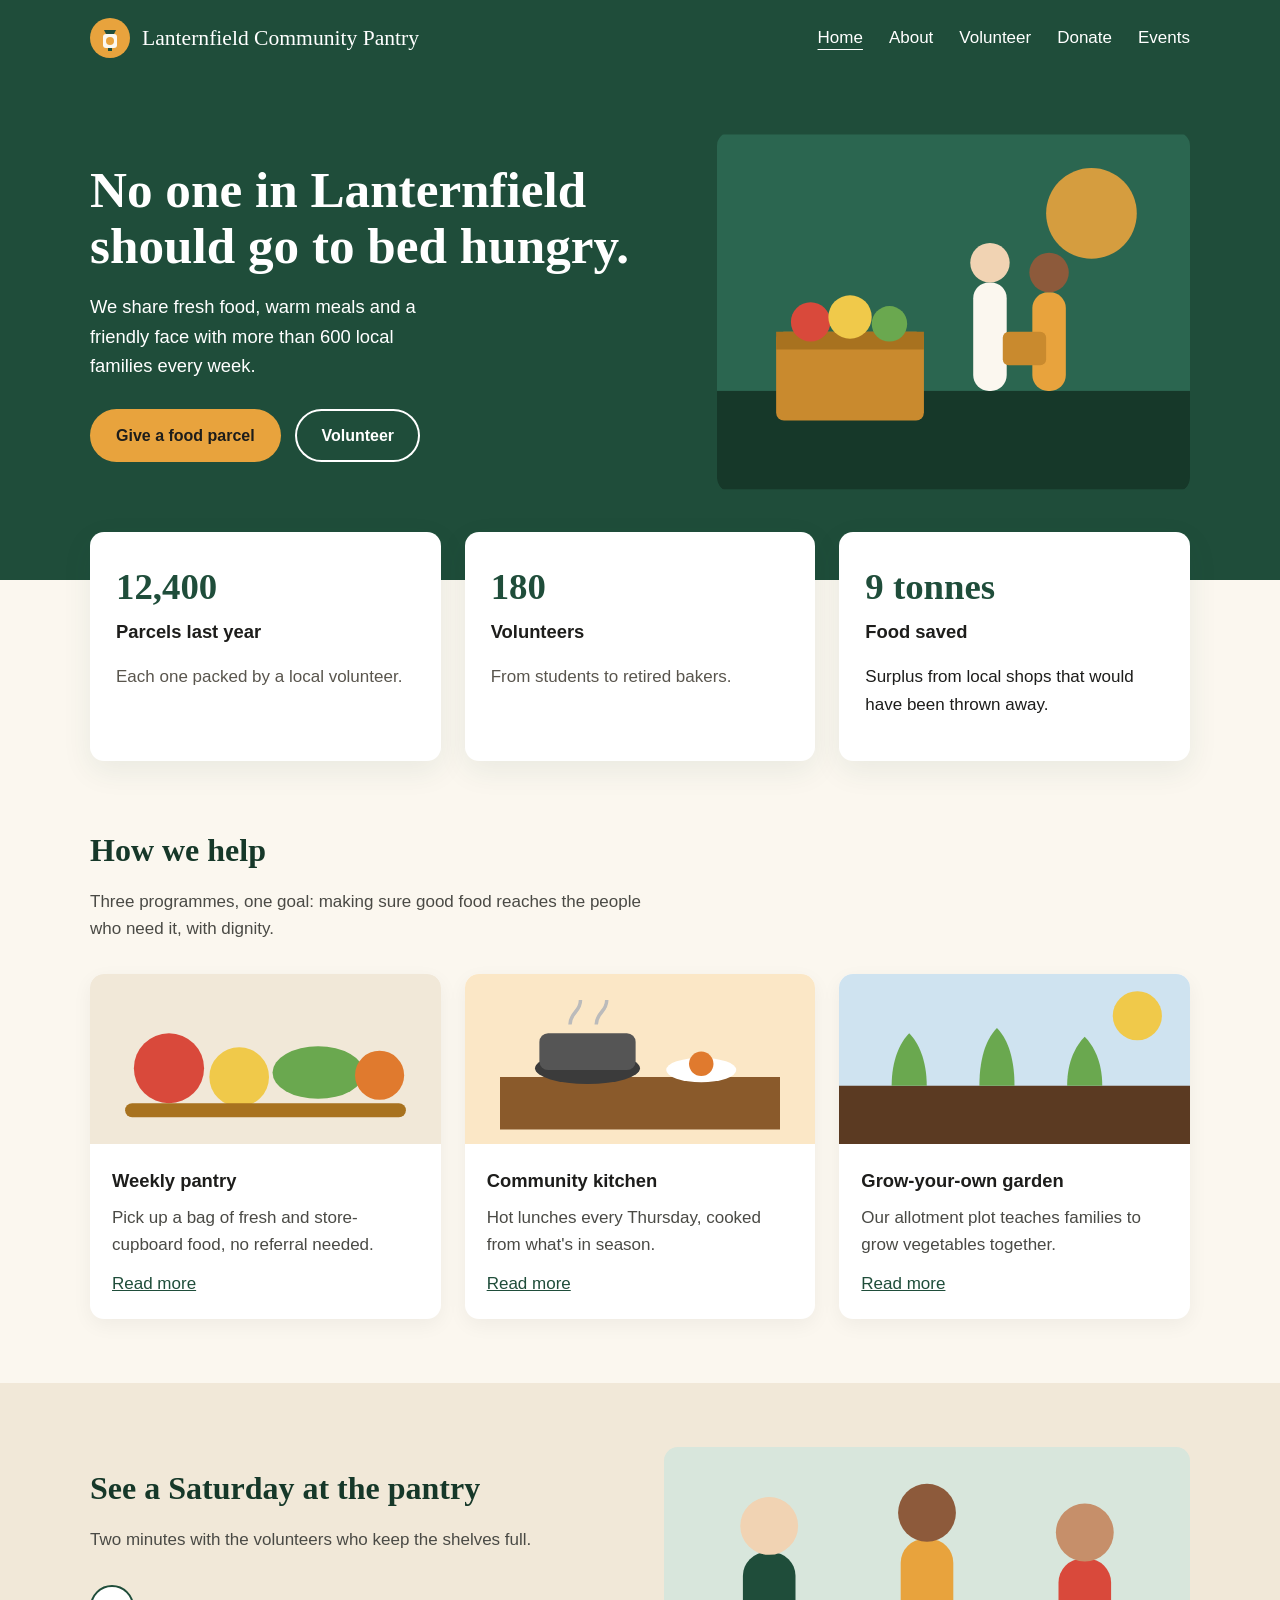
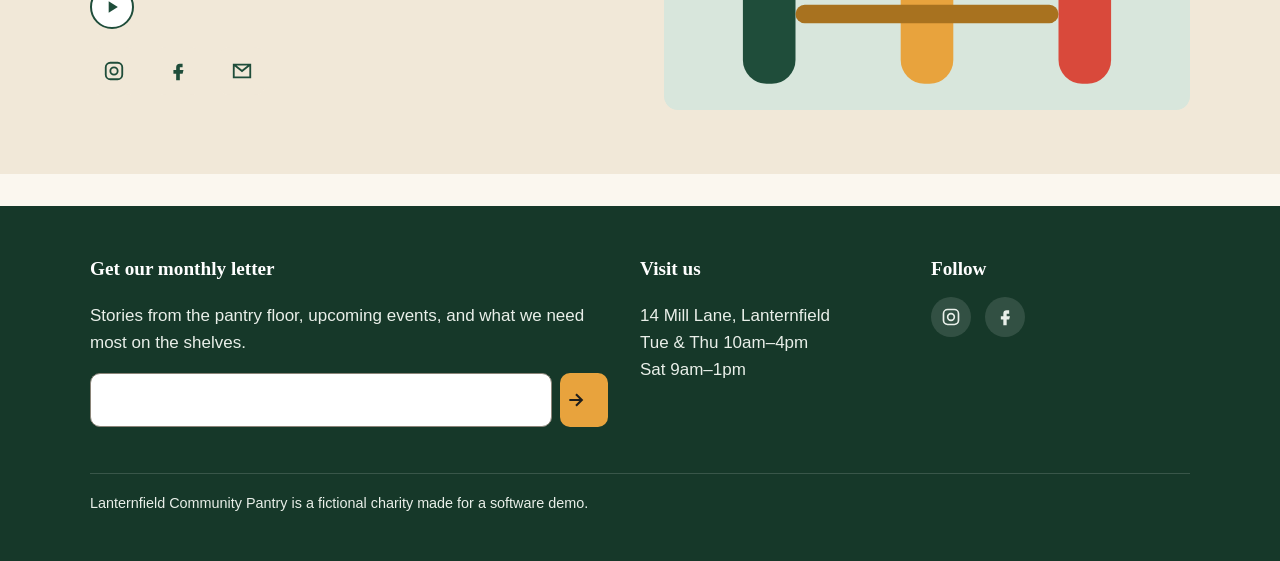
<file: index.html>
<!DOCTYPE html>
<html lang="en">
<head>
  <meta charset="utf-8">
  <meta name="viewport" content="width=device-width, initial-scale=1">
  <title>Lanternfield Community Pantry | Food for every neighbour</title>
  <link rel="stylesheet" href="css/styles.css">
</head>
<body>
  <header class="site-header">
    <div class="wrap">
      <a class="brand" href="index.html"><img src="img/logo.svg" alt=""> Lanternfield Community Pantry</a>
      <nav aria-label="Main">
        <ul class="nav">
          <li><a href="index.html" aria-current="page">Home</a></li>
          <li><a href="about.html">About</a></li>
          <li><a href="volunteer.html">Volunteer</a></li>
          <li><a href="donate.html">Donate</a></li>
          <li><a href="events.html">Events</a></li>
        </ul>
      </nav>
      <button class="menu-toggle" type="button" aria-label="Open menu">
        <svg width="24" height="24" viewBox="0 0 24 24" aria-hidden="true"><path d="M3 6h18M3 12h18M3 18h18" stroke="currentColor" stroke-width="2"/></svg>
      </button>
    </div>
  </header>
  <main>
    <section class="hero">
      <div class="wrap">
        <div>
          <h1>No one in Lanternfield should go to bed hungry.</h1>
          <p>We share fresh food, warm meals and a friendly face with more than 600 local families every week.</p>
          <a class="button" href="donate.html">Give a food parcel</a>
          <a class="button secondary" href="volunteer.html">Volunteer</a>
        </div>
        <img src="img/hero.svg" width="480" height="360" alt="Illustration of volunteers packing fresh food boxes">
      </div>
    </section>

    <div class="wrap">
      <div class="stats">
        <div class="stat"><strong>12,400</strong><h3>Parcels last year</h3><p class="muted">Each one packed by a local volunteer.</p></div>
        <div class="stat"><strong>180</strong><h3>Volunteers</h3><p class="muted">From students to retired bakers.</p></div>
        <div class="stat"><strong>9 tonnes</strong><h3>Food saved</h3><p>Surplus from local shops that would have been thrown away.</p></div>
      </div>
    </div>

    <section>
      <div class="wrap">
        <h2>How we help</h2>
        <p class="lead">Three programmes, one goal: making sure good food reaches the people who need it, with dignity.</p>
        <div class="cards">
          <article class="card">
            <img src="img/produce.svg" alt="Crates of apples, lemons and greens on a market table">
            <div class="card-body"><h3>Weekly pantry</h3><p>Pick up a bag of fresh and store-cupboard food, no referral needed.</p><a href="events.html">Read more</a></div>
          </article>
          <article class="card">
            <img src="img/kitchen.svg" alt="A pot simmering on a community kitchen stove">
            <div class="card-body"><h3>Community kitchen</h3><p>Hot lunches every Thursday, cooked from what's in season.</p><a href="events.html">Read more</a></div>
          </article>
          <article class="card">
            <img src="img/garden.svg" alt="Young plants growing in a raised garden bed">
            <div class="card-body"><h3>Grow-your-own garden</h3><p>Our allotment plot teaches families to grow vegetables together.</p><a href="about.html">Read more</a></div>
          </article>
        </div>
      </div>
    </section>

    <section style="background: var(--sand)">
      <div class="wrap split">
        <div>
          <h2>See a Saturday at the pantry</h2>
          <p class="lead">Two minutes with the volunteers who keep the shelves full.</p>
          <button class="icon-button" type="button"><svg width="20" height="20" viewBox="0 0 24 24" aria-hidden="true"><path d="M8 5v14l11-7z" fill="currentColor"/></svg></button>
          <div class="icon-row">
            <a href="#" aria-label="Instagram"><svg width="22" height="22" viewBox="0 0 24 24" aria-hidden="true"><rect x="3" y="3" width="18" height="18" rx="5" stroke="currentColor" stroke-width="2" fill="none"/><circle cx="12" cy="12" r="4" stroke="currentColor" stroke-width="2" fill="none"/></svg></a>
            <a href="#" aria-label="Facebook"><svg width="22" height="22" viewBox="0 0 24 24" aria-hidden="true"><path d="M14 8h3V4h-3a4 4 0 0 0-4 4v3H7v4h3v7h4v-7h3l1-4h-4V8z" fill="currentColor"/></svg></a>
            <a href="#" aria-label="Email us"><svg width="22" height="22" viewBox="0 0 24 24" aria-hidden="true"><path d="M3 5h18v14H3z M3 5l9 7 9-7" stroke="currentColor" stroke-width="2" fill="none"/></svg></a>
          </div>
        </div>
        <img src="img/volunteers.svg" alt="Three volunteers carrying a long table together">
      </div>
    </section>
  </main>
  <footer class="site-footer">
    <div class="wrap">
      <div>
        <h2>Get our monthly letter</h2>
        <p>Stories from the pantry floor, upcoming events, and what we need most on the shelves.</p>
        <form class="newsletter" action="#" method="post">
          <label class="visually-hidden" for="newsletter-email">Email address</label>
          <input id="newsletter-email" type="email" name="email" autocomplete="email">
          <button type="submit" aria-label="Subscribe">
            <svg width="20" height="20" viewBox="0 0 24 24" aria-hidden="true"><path d="M4 12h14M12 5l7 7-7 7" stroke="#1d1d1b" stroke-width="2.5" fill="none"/></svg>
          </button>
        </form>
      </div>
      <div>
        <h2>Visit us</h2>
        <p>14 Mill Lane, Lanternfield<br>Tue &amp; Thu 10am&ndash;4pm<br>Sat 9am&ndash;1pm</p>
      </div>
      <div>
        <h2>Follow</h2>
        <ul class="social">
          <li><a href="#" aria-label="Lanternfield Pantry on Instagram"><svg width="20" height="20" viewBox="0 0 24 24" aria-hidden="true"><rect x="3" y="3" width="18" height="18" rx="5" stroke="currentColor" stroke-width="2" fill="none"/><circle cx="12" cy="12" r="4" stroke="currentColor" stroke-width="2" fill="none"/></svg></a></li>
          <li><a href="#" aria-label="Lanternfield Pantry on Facebook"><svg width="20" height="20" viewBox="0 0 24 24" aria-hidden="true"><path d="M14 8h3V4h-3a4 4 0 0 0-4 4v3H7v4h3v7h4v-7h3l1-4h-4V8z" fill="currentColor"/></svg></a></li>
        </ul>
      </div>
      <p class="legal">Lanternfield Community Pantry is a fictional charity made for a software demo.</p>
    </div>
  </footer>
</body>
</html>
</file>
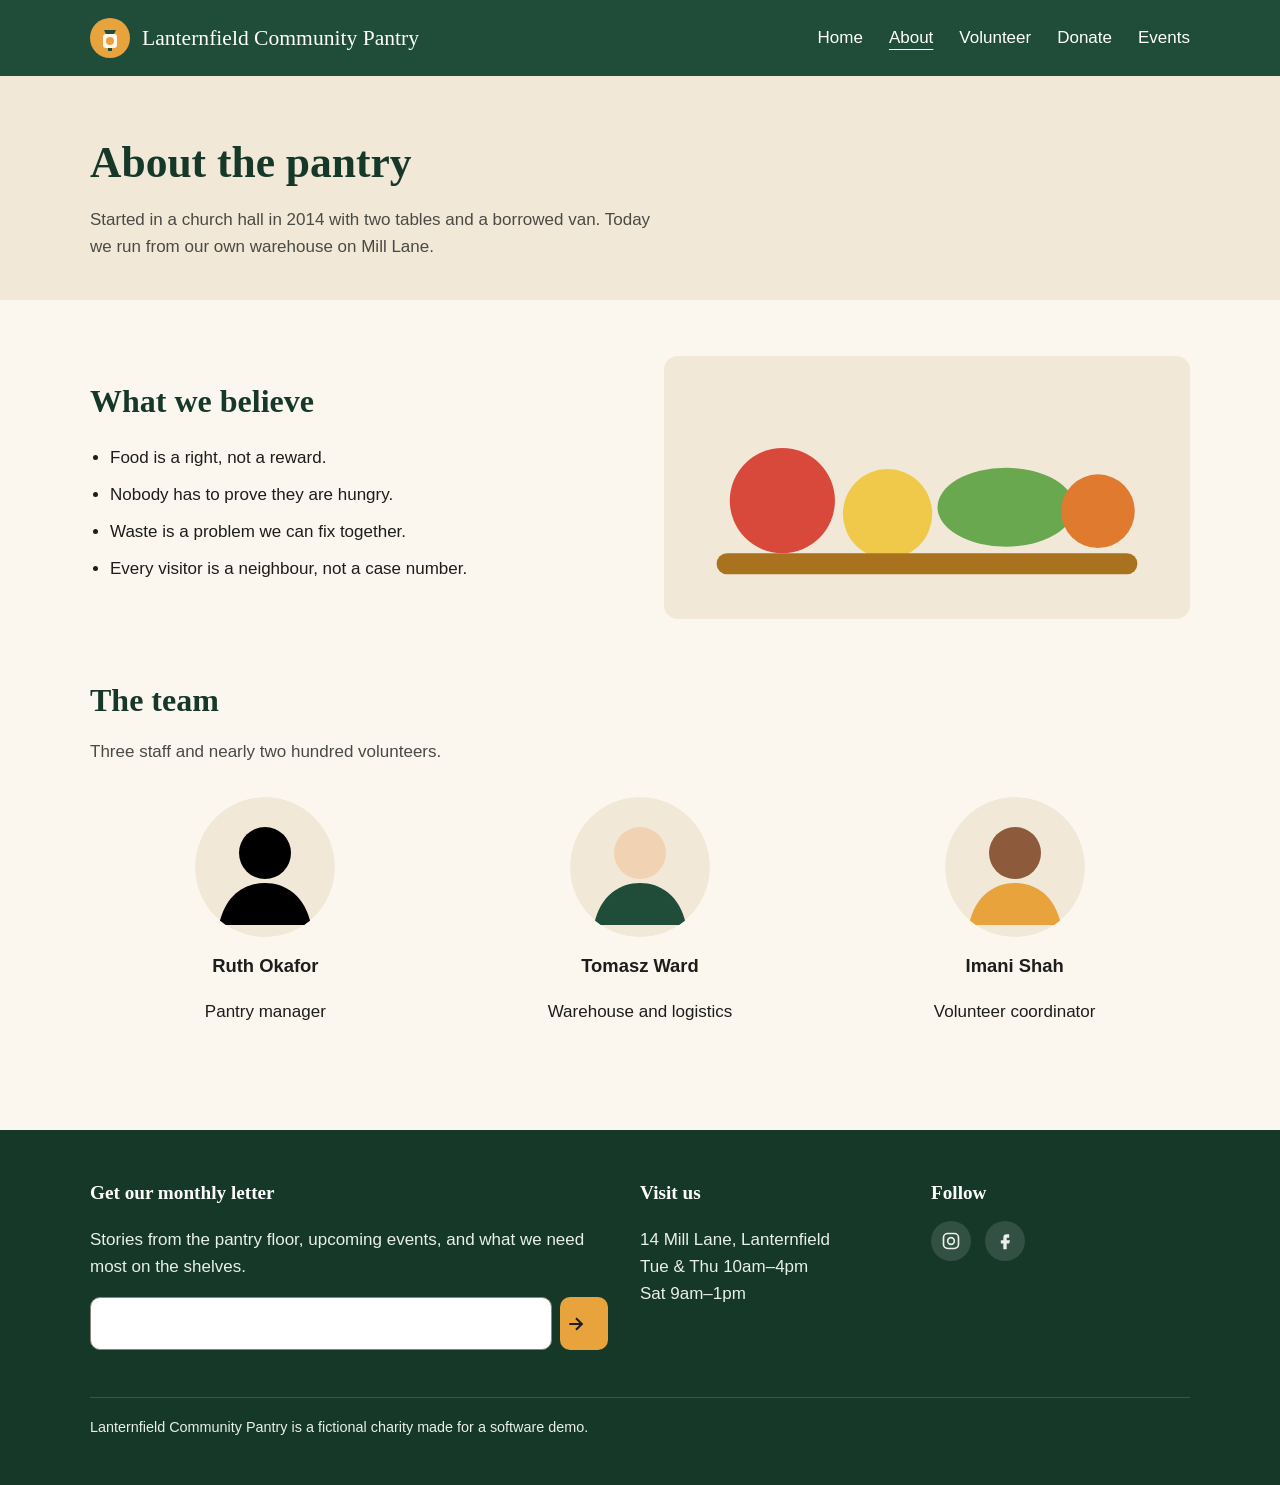
<file: about.html>
<!DOCTYPE html>
<html lang="en">
<head>
  <meta charset="utf-8">
  <meta name="viewport" content="width=device-width, initial-scale=1">
  <title>About us | Lanternfield Community Pantry</title>
  <link rel="stylesheet" href="css/styles.css">
</head>
<body>
  <header class="site-header">
    <div class="wrap">
      <a class="brand" href="index.html"><img src="img/logo.svg" alt=""> Lanternfield Community Pantry</a>
      <nav aria-label="Main">
        <ul class="nav">
          <li><a href="index.html">Home</a></li>
          <li><a href="about.html" aria-current="page">About</a></li>
          <li><a href="volunteer.html">Volunteer</a></li>
          <li><a href="donate.html">Donate</a></li>
          <li><a href="events.html">Events</a></li>
        </ul>
      </nav>
      <button class="menu-toggle" type="button" aria-label="Open menu">
        <svg width="24" height="24" viewBox="0 0 24 24" aria-hidden="true"><path d="M3 6h18M3 12h18M3 18h18" stroke="currentColor" stroke-width="2"/></svg>
      </button>
    </div>
  </header>
  <div class="page-hero">
    <div class="wrap">
      <h1>About the pantry</h1>
      <p>Started in a church hall in 2014 with two tables and a borrowed van. Today we run from our own warehouse on Mill Lane.</p>
    </div>
  </div>

  <div class="wrap" style="padding: 56px 0">
    <div class="split">
      <div>
        <h2>What we believe</h2>
        <ul class="values">
          <li>Food is a right, not a reward.</li>
          <li>Nobody has to prove they are hungry.</li>
          <li>Waste is a problem we can fix together.</li>
          <li>Every visitor is a neighbour, not a case number.</li>
        </ul>
      </div>
      <img src="img/produce.svg" alt="Fresh fruit and vegetables lined up on a table">
    </div>

    <h2 style="margin-top: 56px">The team</h2>
    <p class="lead">Three staff and nearly two hundred volunteers.</p>
    <div class="team">
      <div class="team-member"><img src="img/team-1.svg" alt="Portrait of Ruth Okafor"><h3>Ruth Okafor</h3><p>Pantry manager</p></div>
      <div class="team-member"><img src="img/team-2.svg" alt="Portrait of Tomasz Ward"><h3>Tomasz Ward</h3><p>Warehouse and logistics</p></div>
      <div class="team-member"><img src="img/team-3.svg" alt="Portrait of Imani Shah"><h3>Imani Shah</h3><p>Volunteer coordinator</p></div>
    </div>
  </div>
  <footer class="site-footer">
    <div class="wrap">
      <div>
        <h2>Get our monthly letter</h2>
        <p>Stories from the pantry floor, upcoming events, and what we need most on the shelves.</p>
        <form class="newsletter" action="#" method="post">
          <label class="visually-hidden" for="newsletter-email">Email address</label>
          <input id="newsletter-email" type="email" name="email" autocomplete="email">
          <button type="submit" aria-label="Subscribe">
            <svg width="20" height="20" viewBox="0 0 24 24" aria-hidden="true"><path d="M4 12h14M12 5l7 7-7 7" stroke="#1d1d1b" stroke-width="2.5" fill="none"/></svg>
          </button>
        </form>
      </div>
      <div>
        <h2>Visit us</h2>
        <p>14 Mill Lane, Lanternfield<br>Tue &amp; Thu 10am&ndash;4pm<br>Sat 9am&ndash;1pm</p>
      </div>
      <div>
        <h2>Follow</h2>
        <ul class="social">
          <li><a href="#" aria-label="Lanternfield Pantry on Instagram"><svg width="20" height="20" viewBox="0 0 24 24" aria-hidden="true"><rect x="3" y="3" width="18" height="18" rx="5" stroke="currentColor" stroke-width="2" fill="none"/><circle cx="12" cy="12" r="4" stroke="currentColor" stroke-width="2" fill="none"/></svg></a></li>
          <li><a href="#" aria-label="Lanternfield Pantry on Facebook"><svg width="20" height="20" viewBox="0 0 24 24" aria-hidden="true"><path d="M14 8h3V4h-3a4 4 0 0 0-4 4v3H7v4h3v7h4v-7h3l1-4h-4V8z" fill="currentColor"/></svg></a></li>
        </ul>
      </div>
      <p class="legal">Lanternfield Community Pantry is a fictional charity made for a software demo.</p>
    </div>
  </footer>
</body>
</html>
</file>
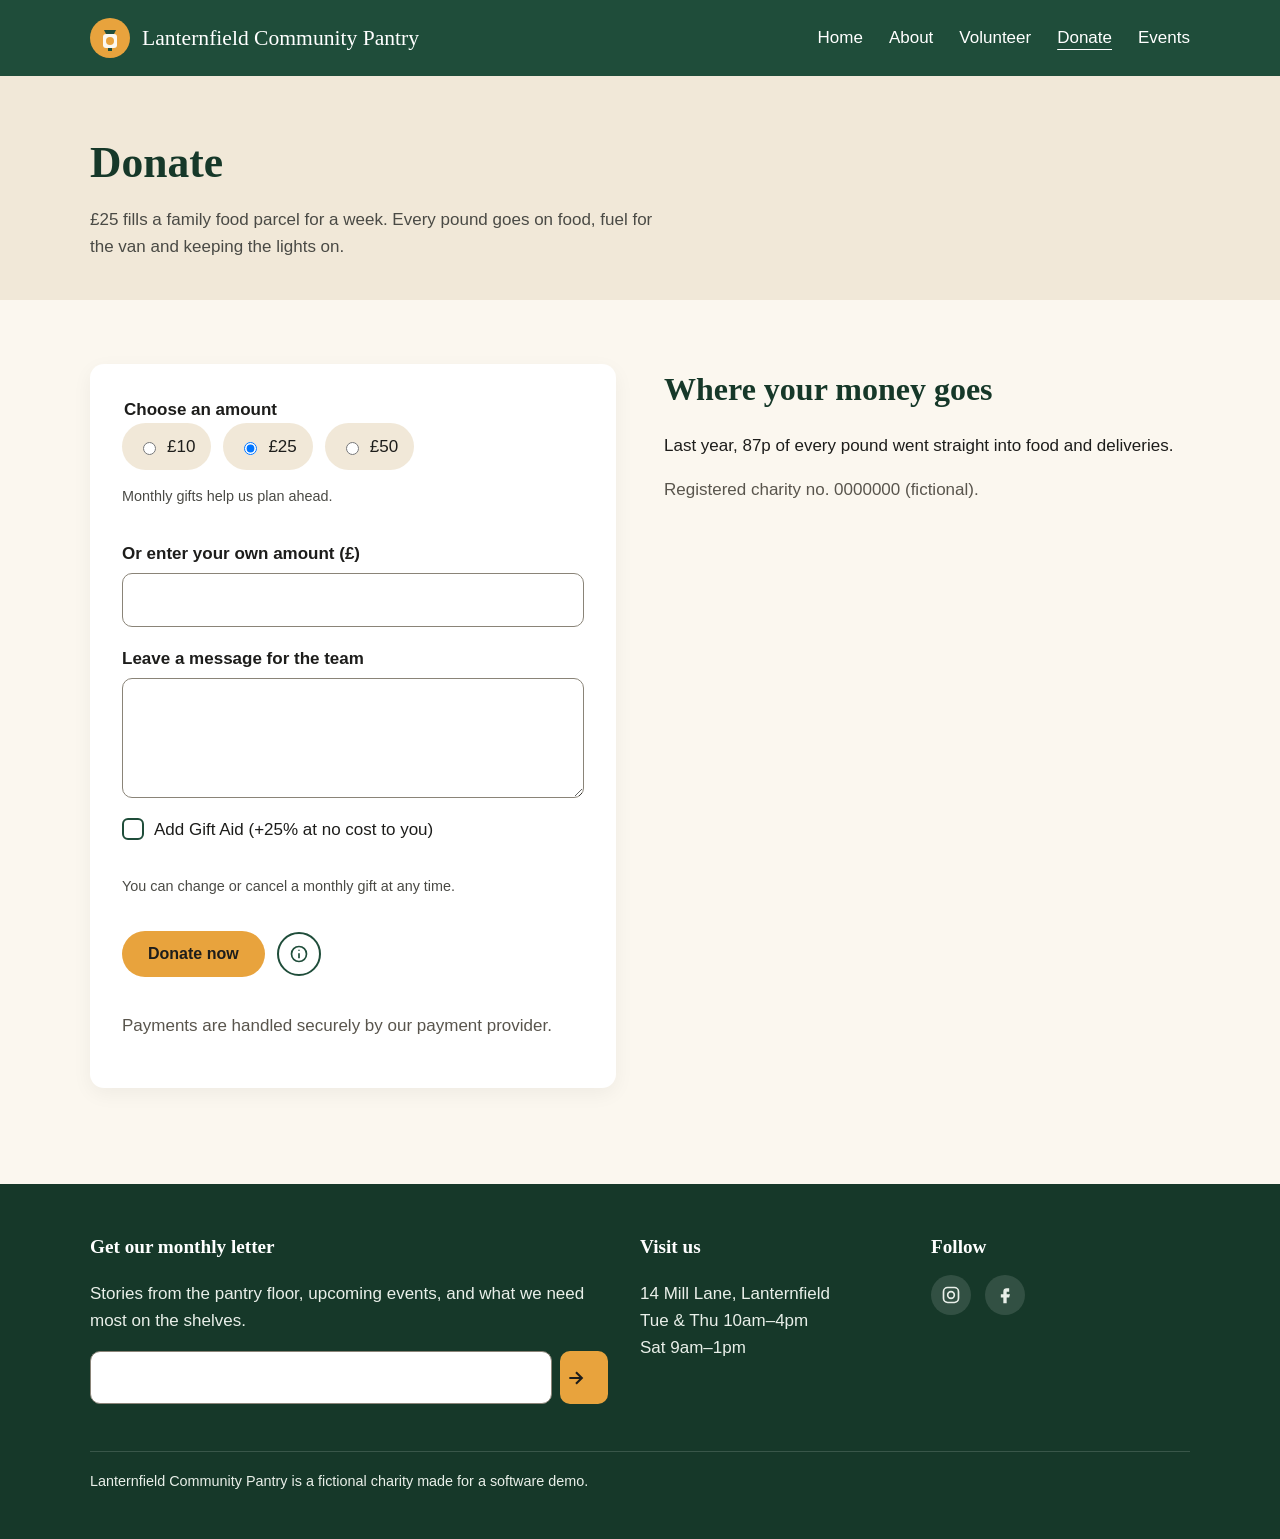
<file: donate.html>
<!DOCTYPE html>
<html lang="en">
<head>
  <meta charset="utf-8">
  <meta name="viewport" content="width=device-width, initial-scale=1">
  <title>Donate | Lanternfield Community Pantry</title>
  <link rel="stylesheet" href="css/styles.css">
</head>
<body>
  <header class="site-header">
    <div class="wrap">
      <a class="brand" href="index.html"><img src="img/logo.svg" alt=""> Lanternfield Community Pantry</a>
      <nav aria-label="Main">
        <ul class="nav">
          <li><a href="index.html">Home</a></li>
          <li><a href="about.html">About</a></li>
          <li><a href="volunteer.html">Volunteer</a></li>
          <li><a href="donate.html" aria-current="page">Donate</a></li>
          <li><a href="events.html">Events</a></li>
        </ul>
      </nav>
      <button class="menu-toggle" type="button" aria-label="Open menu">
        <svg width="24" height="24" viewBox="0 0 24 24" aria-hidden="true"><path d="M3 6h18M3 12h18M3 18h18" stroke="currentColor" stroke-width="2"/></svg>
      </button>
    </div>
  </header>
  <main>
    <div class="page-hero">
      <div class="wrap">
        <h1>Donate</h1>
        <p>£25 fills a family food parcel for a week. Every pound goes on food, fuel for the van and keeping the lights on.</p>
      </div>
    </div>
    <section>
      <div class="wrap split" style="align-items: start">
        <form class="form" action="#" method="post">
          <fieldset style="border: 0; padding: 0; margin: 0">
            <legend class="field-label">Choose an amount</legend>
            <div class="amounts">
              <label><input type="radio" name="amount" value="10" aria-describedby="gift-hint"> £10</label>
              <label><input type="radio" name="amount" value="25" checked aria-describedby="gift-hint"> £25</label>
              <label><input type="radio" name="amount" value="50" aria-describedby="gift-hint"> £50</label>
            </div>
            <p class="hint" id="gift-hint">Monthly gifts help us plan ahead.</p>
          </fieldset>
          <div class="field"><label class="field-label" for="custom-amount">Or enter your own amount (£)</label><input type="number" id="custom-amount" name="custom" min="1"></div>
          <div class="field"><label class="field-label" for="message-input">Leave a message for the team</label><textarea id="message-input" name="message"></textarea></div>
          <div class="toggle" role="checkbox" aria-checked="false" tabindex="0"><span class="toggle-box" aria-hidden="true"></span><span>Add Gift Aid (+25% at no cost to you)</span></div>
          <p class="hint" id="gift-hint">You can change or cancel a monthly gift at any time.</p>
          <div style="display: flex; gap: 12px; align-items: center">
            <button class="button" type="submit">Donate now</button>
            <button class="icon-button" type="button" aria-label="More information"><svg width="20" height="20" viewBox="0 0 24 24" aria-hidden="true"><circle cx="12" cy="12" r="9" stroke="currentColor" stroke-width="2" fill="none"/><path d="M12 11v6M12 7v1" stroke="currentColor" stroke-width="2"/></svg></button>
          </div>
          <p class="muted">Payments are handled securely by our payment provider.</p>
        </form>
        <div>
          <h2>Where your money goes</h2>
          <p>Last year, 87p of every pound went straight into food and deliveries.</p>
          <p class="muted">Registered charity no. 0000000 (fictional).</p>
        </div>
      </div>
    </section>
  </main>
  <footer class="site-footer">
    <div class="wrap">
      <div>
        <h2>Get our monthly letter</h2>
        <p>Stories from the pantry floor, upcoming events, and what we need most on the shelves.</p>
        <form class="newsletter" action="#" method="post">
          <label class="visually-hidden" for="newsletter-email">Email address</label>
          <input id="newsletter-email" type="email" name="email" autocomplete="email">
          <button type="submit" aria-label="Subscribe">
            <svg width="20" height="20" viewBox="0 0 24 24" aria-hidden="true"><path d="M4 12h14M12 5l7 7-7 7" stroke="#1d1d1b" stroke-width="2.5" fill="none"/></svg>
          </button>
        </form>
      </div>
      <div>
        <h2>Visit us</h2>
        <p>14 Mill Lane, Lanternfield<br>Tue &amp; Thu 10am&ndash;4pm<br>Sat 9am&ndash;1pm</p>
      </div>
      <div>
        <h2>Follow</h2>
        <ul class="social">
          <li><a href="#" aria-label="Lanternfield Pantry on Instagram"><svg width="20" height="20" viewBox="0 0 24 24" aria-hidden="true"><rect x="3" y="3" width="18" height="18" rx="5" stroke="currentColor" stroke-width="2" fill="none"/><circle cx="12" cy="12" r="4" stroke="currentColor" stroke-width="2" fill="none"/></svg></a></li>
          <li><a href="#" aria-label="Lanternfield Pantry on Facebook"><svg width="20" height="20" viewBox="0 0 24 24" aria-hidden="true"><path d="M14 8h3V4h-3a4 4 0 0 0-4 4v3H7v4h3v7h4v-7h3l1-4h-4V8z" fill="currentColor"/></svg></a></li>
        </ul>
      </div>
      <p class="legal">Lanternfield Community Pantry is a fictional charity made for a software demo.</p>
    </div>
  </footer>
</body>
</html>
</file>
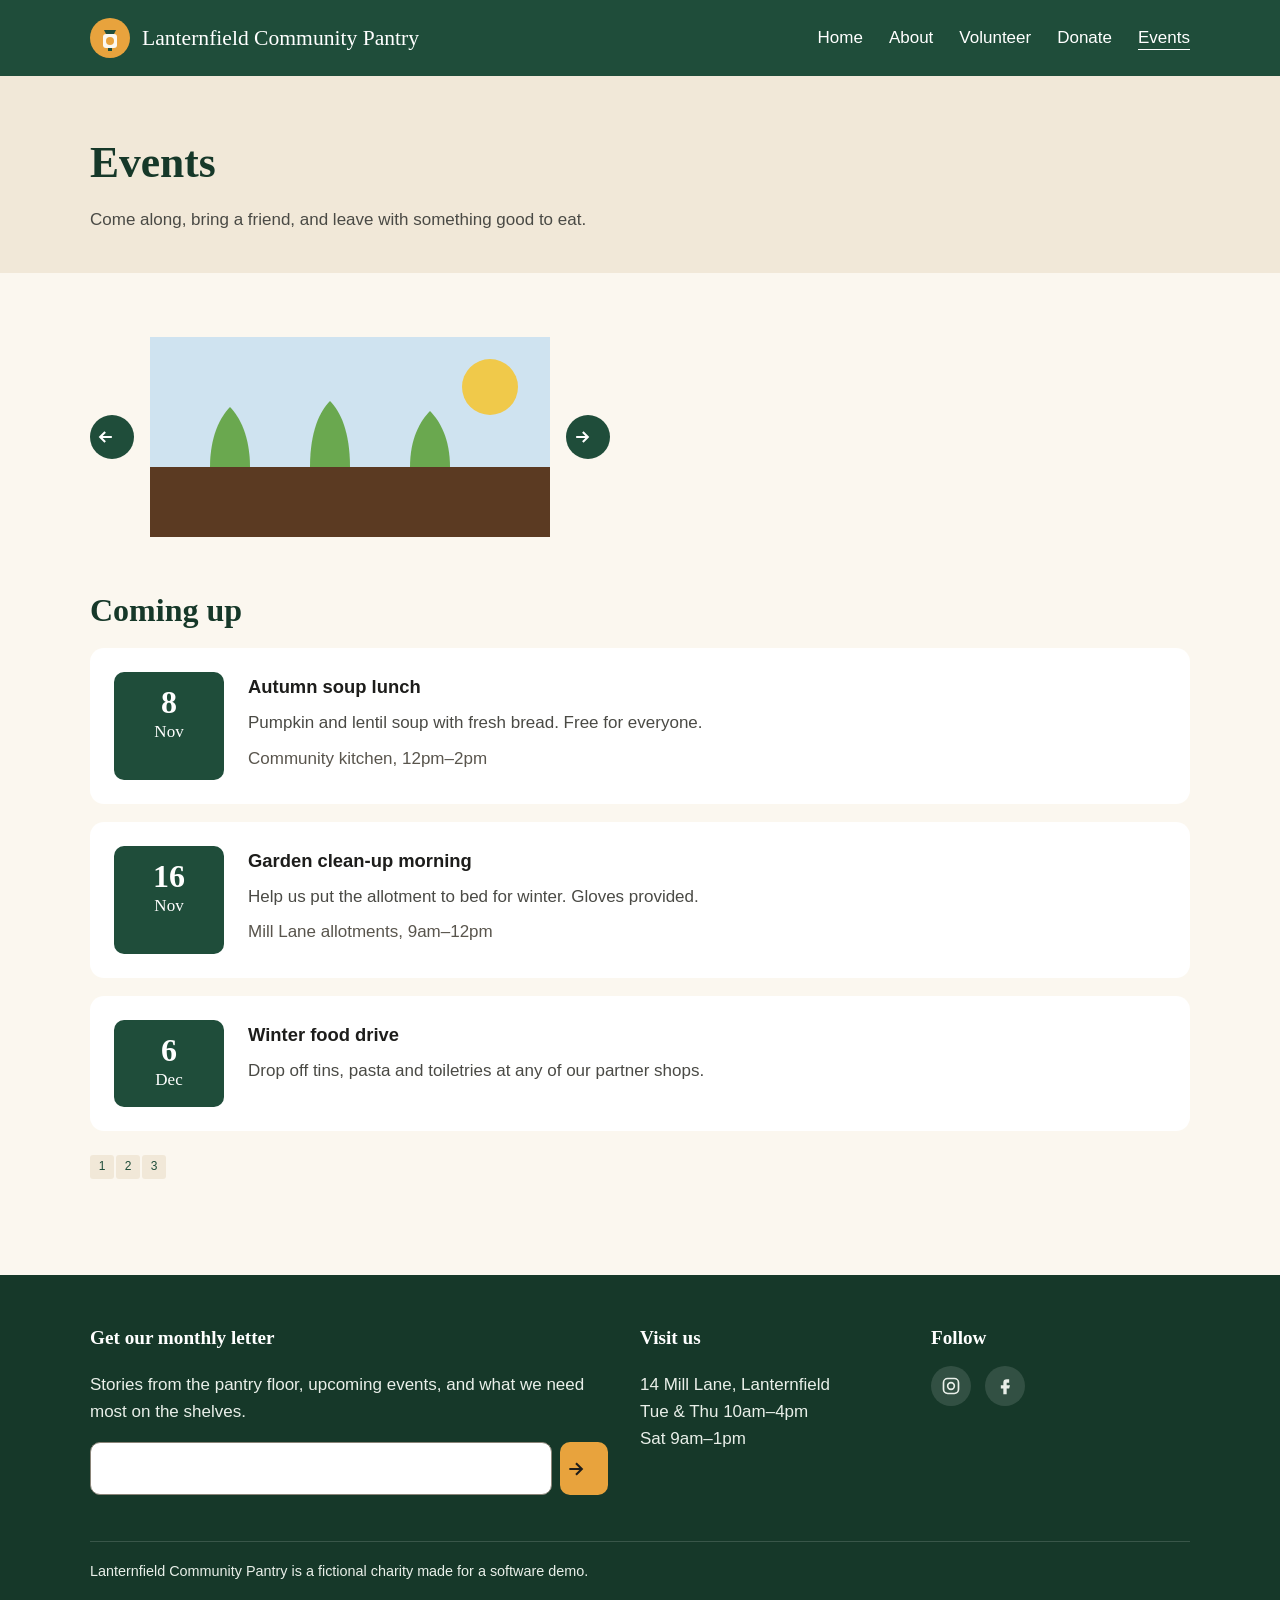
<file: events.html>
<!DOCTYPE html>
<html lang="en">
<head>
  <meta charset="utf-8">
  <meta name="viewport" content="width=device-width, initial-scale=1">
  <title>Events | Lanternfield Community Pantry</title>
  <link rel="stylesheet" href="css/styles.css">
</head>
<body>
  <header class="site-header">
    <div class="wrap">
      <a class="brand" href="index.html"><img src="img/logo.svg" alt=""> Lanternfield Community Pantry</a>
      <nav aria-label="Main">
        <ul class="nav">
          <li><a href="index.html">Home</a></li>
          <li><a href="about.html">About</a></li>
          <li><a href="volunteer.html">Volunteer</a></li>
          <li><a href="donate.html">Donate</a></li>
          <li><a href="events.html" aria-current="page">Events</a></li>
        </ul>
      </nav>
      <button class="menu-toggle" type="button" aria-label="Open menu">
        <svg width="24" height="24" viewBox="0 0 24 24" aria-hidden="true"><path d="M3 6h18M3 12h18M3 18h18" stroke="currentColor" stroke-width="2"/></svg>
      </button>
    </div>
  </header>
  <main>
    <div class="page-hero">
      <div class="wrap">
        <h1>Events</h1>
        <p>Come along, bring a friend, and leave with something good to eat.</p>
      </div>
    </div>
    <section>
      <div class="wrap">
        <div class="carousel">
          <button type="button" aria-label="Previous photo"><svg width="20" height="20" viewBox="0 0 24 24" aria-hidden="true"><path d="M19 12H5M11 6l-6 6 6 6" stroke="currentColor" stroke-width="2.5" fill="none"/></svg></button>
          <img src="img/garden.svg" width="400" height="200" alt="Community garden plot with raised beds">
          <button type="button" aria-label="Next photo"><svg width="20" height="20" viewBox="0 0 24 24" aria-hidden="true"><path d="M5 12h14M13 6l6 6-6 6" stroke="currentColor" stroke-width="2.5" fill="none"/></svg></button>
        </div>

        <h2 style="margin-top: 48px">Coming up</h2>
        <article class="event">
          <div class="event-date"><strong>8</strong>Nov</div>
          <div><h3>Autumn soup lunch</h3><p>Pumpkin and lentil soup with fresh bread. Free for everyone.</p><p class="muted">Community kitchen, 12pm&ndash;2pm</p></div>
        </article>
        <article class="event">
          <div class="event-date"><strong>16</strong>Nov</div>
          <div><h3>Garden clean-up morning</h3><p>Help us put the allotment to bed for winter. Gloves provided.</p><p class="muted">Mill Lane allotments, 9am&ndash;12pm</p></div>
        </article>
        <article class="event">
          <div class="event-date"><strong>6</strong>Dec</div>
          <div><h3>Winter food drive</h3><p>Drop off tins, pasta and toiletries at any of our partner shops.</p></div>
        </article>

        <nav class="pager" aria-label="Event pages">
          <a href="events.html">1</a>
          <a href="events.html">2</a>
          <a href="events.html">3</a>
        </nav>
      </div>
    </section>
  </main>
  <footer class="site-footer">
    <div class="wrap">
      <div>
        <h2>Get our monthly letter</h2>
        <p>Stories from the pantry floor, upcoming events, and what we need most on the shelves.</p>
        <form class="newsletter" action="#" method="post">
          <label class="visually-hidden" for="newsletter-email">Email address</label>
          <input id="newsletter-email" type="email" name="email" autocomplete="email">
          <button type="submit" aria-label="Subscribe">
            <svg width="20" height="20" viewBox="0 0 24 24" aria-hidden="true"><path d="M4 12h14M12 5l7 7-7 7" stroke="#1d1d1b" stroke-width="2.5" fill="none"/></svg>
          </button>
        </form>
      </div>
      <div>
        <h2>Visit us</h2>
        <p>14 Mill Lane, Lanternfield<br>Tue &amp; Thu 10am&ndash;4pm<br>Sat 9am&ndash;1pm</p>
      </div>
      <div>
        <h2>Follow</h2>
        <ul class="social">
          <li><a href="#" aria-label="Lanternfield Pantry on Instagram"><svg width="20" height="20" viewBox="0 0 24 24" aria-hidden="true"><rect x="3" y="3" width="18" height="18" rx="5" stroke="currentColor" stroke-width="2" fill="none"/><circle cx="12" cy="12" r="4" stroke="currentColor" stroke-width="2" fill="none"/></svg></a></li>
          <li><a href="#" aria-label="Lanternfield Pantry on Facebook"><svg width="20" height="20" viewBox="0 0 24 24" aria-hidden="true"><path d="M14 8h3V4h-3a4 4 0 0 0-4 4v3H7v4h3v7h4v-7h3l1-4h-4V8z" fill="currentColor"/></svg></a></li>
        </ul>
      </div>
      <p class="legal">Lanternfield Community Pantry is a fictional charity made for a software demo.</p>
    </div>
  </footer>
</body>
</html>
</file>
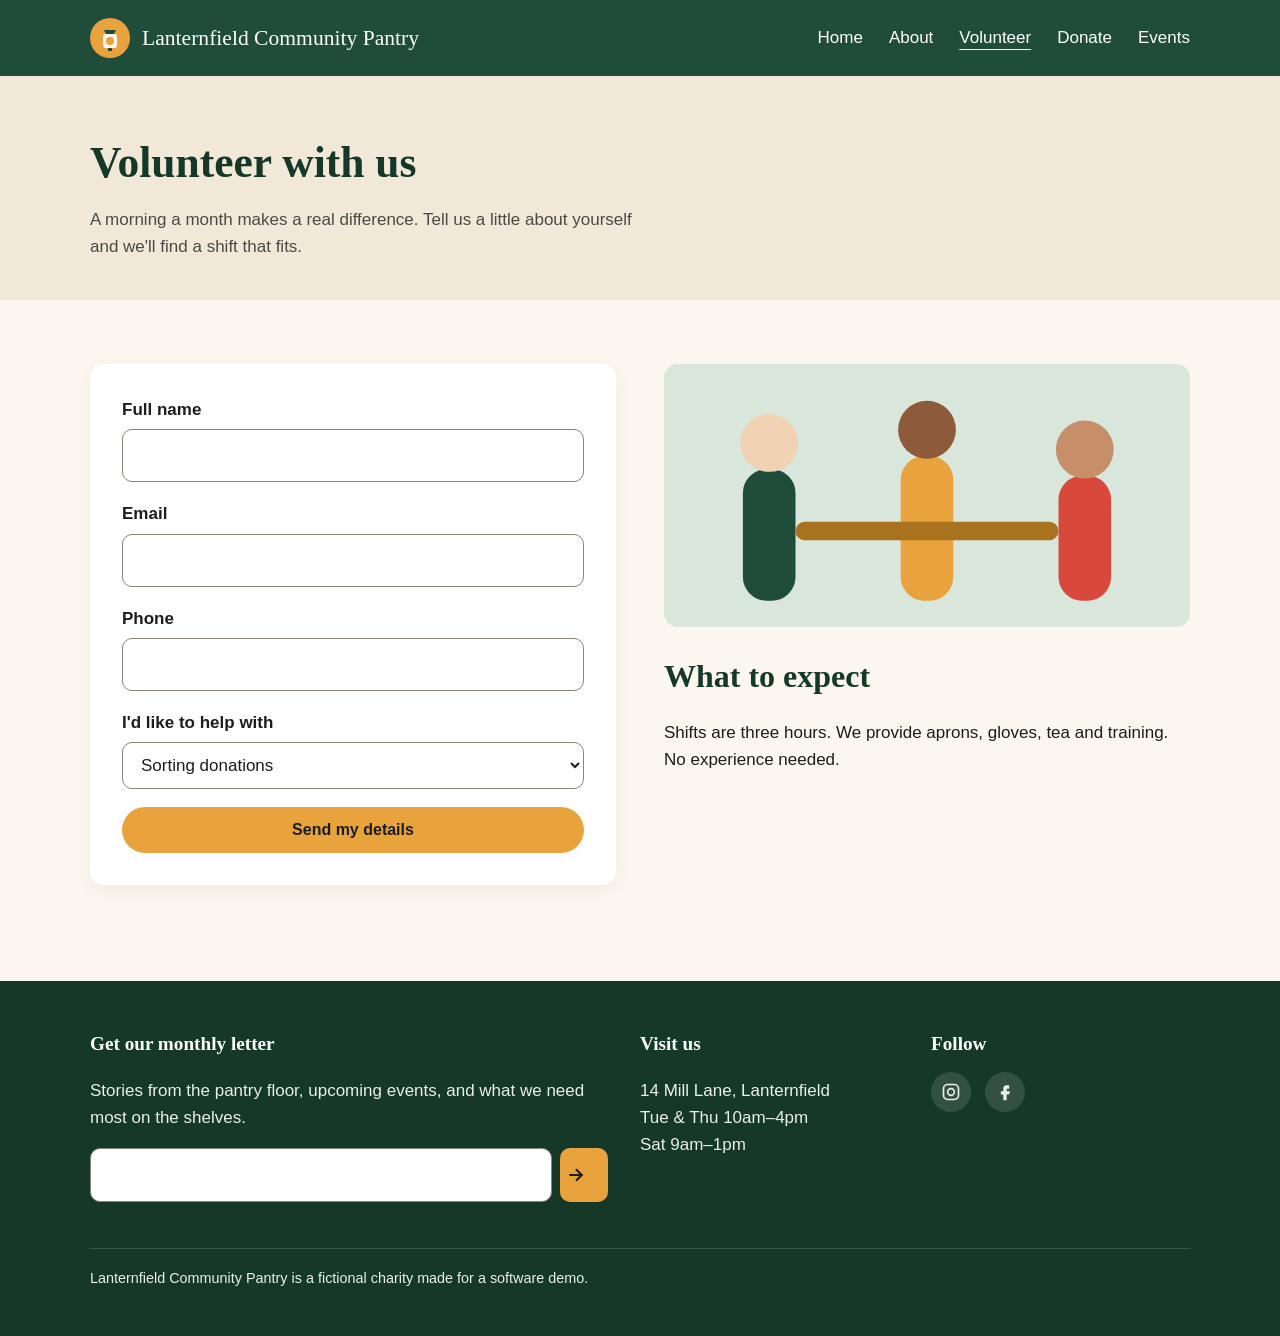
<file: volunteer.html>
<!DOCTYPE html>
<html lang="en">
<head>
  <meta charset="utf-8">
  <meta name="viewport" content="width=device-width, initial-scale=1">
  <title>Volunteer | Lanternfield Community Pantry</title>
  <link rel="stylesheet" href="css/styles.css">
</head>
<body>
  <header class="site-header">
    <div class="wrap">
      <a class="brand" href="index.html"><img src="img/logo.svg" alt=""> Lanternfield Community Pantry</a>
      <nav aria-label="Main">
        <ul class="nav">
          <li><a href="index.html">Home</a></li>
          <li><a href="about.html">About</a></li>
          <li><a href="volunteer.html" aria-current="page">Volunteer</a></li>
          <li><a href="donate.html">Donate</a></li>
          <li><a href="events.html">Events</a></li>
        </ul>
      </nav>
      <button class="menu-toggle" type="button" aria-label="Open menu">
        <svg width="24" height="24" viewBox="0 0 24 24" aria-hidden="true"><path d="M3 6h18M3 12h18M3 18h18" stroke="currentColor" stroke-width="2"/></svg>
      </button>
    </div>
  </header>
  <main>
    <div class="page-hero">
      <div class="wrap">
        <h1>Volunteer with us</h1>
        <p>A morning a month makes a real difference. Tell us a little about yourself and we'll find a shift that fits.</p>
      </div>
    </div>
    <section>
      <div class="wrap split" style="align-items: start">
        <form class="form" action="#" method="post">
          <div class="field"><label class="field-label" for="volunteer-name">Full name</label><input type="text" id="volunteer-name" name="name" autocomplete="name"></div>
          <div class="field"><label class="field-label" for="volunteer-email">Email</label><input type="email" id="volunteer-email" name="email" autocomplete="email"></div>
          <div class="field"><label class="field-label" for="volunteer-phone">Phone</label><input type="tel" id="volunteer-phone" name="phone" autocomplete="tel"></div>
          <div class="field">
            <label class="field-label" for="volunteer-role">I'd like to help with</label>
            <select id="volunteer-role" name="role">
              <option>Sorting donations</option>
              <option>Packing parcels</option>
              <option>Driving deliveries</option>
              <option>Cooking in the kitchen</option>
            </select>
          </div>
          <button class="button" type="submit">Send my details</button>
        </form>
        <div>
          <img src="img/volunteers.svg" alt="Volunteers in green aprons sorting food">
          <h2 style="margin-top: 24px">What to expect</h2>
          <p>Shifts are three hours. We provide aprons, gloves, tea and training. No experience needed.</p>
        </div>
      </div>
    </section>
  </main>
  <footer class="site-footer">
    <div class="wrap">
      <div>
        <h2>Get our monthly letter</h2>
        <p>Stories from the pantry floor, upcoming events, and what we need most on the shelves.</p>
        <form class="newsletter" action="#" method="post">
          <label class="visually-hidden" for="newsletter-email">Email address</label>
          <input id="newsletter-email" type="email" name="email" autocomplete="email">
          <button type="submit" aria-label="Subscribe">
            <svg width="20" height="20" viewBox="0 0 24 24" aria-hidden="true"><path d="M4 12h14M12 5l7 7-7 7" stroke="#1d1d1b" stroke-width="2.5" fill="none"/></svg>
          </button>
        </form>
      </div>
      <div>
        <h2>Visit us</h2>
        <p>14 Mill Lane, Lanternfield<br>Tue &amp; Thu 10am&ndash;4pm<br>Sat 9am&ndash;1pm</p>
      </div>
      <div>
        <h2>Follow</h2>
        <ul class="social">
          <li><a href="#" aria-label="Lanternfield Pantry on Instagram"><svg width="20" height="20" viewBox="0 0 24 24" aria-hidden="true"><rect x="3" y="3" width="18" height="18" rx="5" stroke="currentColor" stroke-width="2" fill="none"/><circle cx="12" cy="12" r="4" stroke="currentColor" stroke-width="2" fill="none"/></svg></a></li>
          <li><a href="#" aria-label="Lanternfield Pantry on Facebook"><svg width="20" height="20" viewBox="0 0 24 24" aria-hidden="true"><path d="M14 8h3V4h-3a4 4 0 0 0-4 4v3H7v4h3v7h4v-7h3l1-4h-4V8z" fill="currentColor"/></svg></a></li>
        </ul>
      </div>
      <p class="legal">Lanternfield Community Pantry is a fictional charity made for a software demo.</p>
    </div>
  </footer>
</body>
</html>
</file>
<file: css/styles.css>
:root {
  --green: #1f4d3a;
  --green-dark: #163829;
  --cream: #fbf7ef;
  --sand: #f1e8d8;
  --amber: #e8a33d;
  --ink: #1d1d1b;
  --ink-soft: #4a4a45;
  --faint: #59554d;
  --radius: 14px;
  --serif: Georgia, "Iowan Old Style", "Times New Roman", serif;
  --sans: -apple-system, BlinkMacSystemFont, "Segoe UI", Roboto, "Helvetica Neue", Arial, sans-serif;
}

* { box-sizing: border-box; }

body {
  margin: 0;
  font-family: var(--sans);
  font-size: 17px;
  line-height: 1.6;
  color: var(--ink);
  background: var(--cream);
}

img, svg { display: block; max-width: 100%; }

a { color: var(--green); }

.wrap { width: min(1100px, 92vw); margin: 0 auto; }

/* Header */
.site-header { background: var(--green); color: #fff; }
.site-header .wrap { display: flex; align-items: center; justify-content: space-between; padding: 18px 0; }
.brand { display: flex; align-items: center; gap: 12px; color: #fff; text-decoration: none; font-family: var(--serif); font-size: 1.35rem; }
.brand img { width: 40px; height: 40px; }
.nav { display: flex; gap: 26px; list-style: none; margin: 0; padding: 0; }
.nav a { color: #fff; text-decoration: none; font-weight: 500; }
.nav a:hover, .nav a[aria-current="page"] { text-decoration: underline; text-underline-offset: 6px; }
.menu-toggle { display: none; background: none; border: 0; color: #fff; padding: 8px; cursor: pointer; }

/* Hero */
.hero { background: var(--green); color: #fff; padding: 56px 0 88px; }
.hero .wrap { display: grid; grid-template-columns: 1.1fr 0.9fr; gap: 48px; align-items: center; }
.hero h1 { font-family: var(--serif); font-size: clamp(2.2rem, 4vw, 3.4rem); line-height: 1.1; margin: 0 0 18px; }
.hero p { font-size: 1.15rem; max-width: 34ch; margin: 0 0 28px; }
.hero img { border-radius: var(--radius); }

.page-hero { background: var(--sand); padding: 52px 0 40px; }
.page-hero h1 { font-family: var(--serif); font-size: clamp(2rem, 3.4vw, 2.8rem); margin: 0 0 8px; color: var(--green-dark); }
.page-hero p { margin: 0; color: var(--ink-soft); max-width: 60ch; }

/* Buttons */
.button { display: inline-block; background: var(--amber); color: var(--ink); padding: 14px 26px; border-radius: 999px; font-weight: 700; text-decoration: none; border: 0; font-size: 1rem; cursor: pointer; }
.button:hover { background: #f0b65a; }
.button.secondary { background: transparent; color: #fff; box-shadow: inset 0 0 0 2px #fff; margin-left: 10px; }

/* Sections */
section { padding: 64px 0; }
h2 { font-family: var(--serif); font-size: 2rem; color: var(--green-dark); margin: 0 0 12px; }
h3 { font-size: 1.15rem; margin: 0 0 8px; }
.lead { color: var(--ink-soft); max-width: 62ch; margin: 0 0 32px; }
.muted { color: var(--faint); }

.stats { display: grid; grid-template-columns: repeat(3, 1fr); gap: 24px; margin-top: -48px; }
.stat { background: #fff; border-radius: var(--radius); padding: 26px; box-shadow: 0 10px 30px rgba(31, 77, 58, 0.08); }
.stat strong { display: block; font-family: var(--serif); font-size: 2.3rem; color: var(--green); }

.cards { display: grid; grid-template-columns: repeat(3, 1fr); gap: 24px; }
.card { background: #fff; border-radius: var(--radius); overflow: hidden; box-shadow: 0 6px 20px rgba(0, 0, 0, 0.05); }
.card img { width: 100%; height: 170px; object-fit: cover; }
.card-body { padding: 22px; }
.card-body p { margin: 0 0 12px; color: var(--ink-soft); }

.split { display: grid; grid-template-columns: 1fr 1fr; gap: 48px; align-items: center; }
.split img { border-radius: var(--radius); }

.team { display: grid; grid-template-columns: repeat(3, 1fr); gap: 24px; }
.team-member { text-align: center; }
.team-member img { width: 140px; height: 140px; border-radius: 50%; margin: 0 auto 14px; }
.values { padding-left: 20px; }
.values li { margin-bottom: 10px; }

/* Forms */
.form { background: #fff; border-radius: var(--radius); padding: 32px; box-shadow: 0 6px 20px rgba(0, 0, 0, 0.05); display: grid; gap: 18px; max-width: 620px; }
.field { display: grid; gap: 6px; }
.field-label { font-weight: 600; }
input, select, textarea { font: inherit; padding: 12px 14px; border: 1px solid #8a8478; border-radius: 10px; background: #fff; color: var(--ink); }
textarea { min-height: 120px; }
.amounts { display: flex; gap: 12px; flex-wrap: wrap; }
.amounts label { display: flex; align-items: center; gap: 8px; background: var(--sand); padding: 10px 16px; border-radius: 999px; cursor: pointer; }
.hint { font-size: 0.9rem; color: var(--ink-soft); }

/* Events */
.event { display: grid; grid-template-columns: 110px 1fr; gap: 24px; background: #fff; border-radius: var(--radius); padding: 24px; margin-bottom: 18px; }
.event-date { background: var(--green); color: #fff; border-radius: 10px; text-align: center; padding: 14px 0; font-family: var(--serif); }
.event-date strong { display: block; font-size: 2rem; line-height: 1; }
.event p { margin: 0 0 8px; color: var(--ink-soft); }
.pager { display: flex; gap: 2px; align-items: center; margin-top: 24px; }
.pager a { display: inline-flex; width: 24px; height: 24px; font-size: 12px; align-items: center; justify-content: center; text-decoration: none; background: var(--sand); border-radius: 3px; }
.carousel { display: flex; align-items: center; gap: 16px; }
.carousel button { background: var(--green); color: #fff; border: 0; border-radius: 50%; width: 44px; height: 44px; cursor: pointer; }

/* Footer */
.site-footer { background: var(--green-dark); color: #e9efe9; padding: 48px 0 32px; margin-top: 32px; }
.site-footer .wrap { display: grid; grid-template-columns: 2fr 1fr 1fr; gap: 32px; }
.site-footer a { color: #e9efe9; }
.site-footer h2 { color: #fff; font-size: 1.2rem; }
.newsletter { display: flex; gap: 8px; }
.newsletter input { flex: 1; }
.newsletter button { background: var(--amber); border: 0; border-radius: 10px; width: 48px; cursor: pointer; }
.social { display: flex; gap: 14px; list-style: none; padding: 0; margin: 0; }
.social a { display: inline-flex; width: 40px; height: 40px; align-items: center; justify-content: center; background: rgba(255, 255, 255, 0.12); border-radius: 50%; }
.legal { grid-column: 1 / -1; border-top: 1px solid rgba(255, 255, 255, 0.15); padding-top: 18px; font-size: 0.9rem; }

@media (max-width: 800px) {
  .hero .wrap, .split, .cards, .stats, .team, .site-footer .wrap { grid-template-columns: 1fr; }
  .nav { display: none; }
  .menu-toggle { display: block; }
}

.visually-hidden { position: absolute; width: 1px; height: 1px; padding: 0; margin: -1px; overflow: hidden; clip: rect(0 0 0 0); white-space: nowrap; border: 0; }
.icon-row { display: flex; gap: 16px; margin-top: 18px; }
.icon-row a { display: inline-flex; width: 48px; height: 48px; align-items: center; justify-content: center; background: var(--sand); border-radius: 12px; color: var(--green); }
.icon-button { display: inline-flex; align-items: center; justify-content: center; width: 44px; height: 44px; border-radius: 50%; border: 2px solid var(--green); background: #fff; color: var(--green); cursor: pointer; }
.event .muted { color: var(--faint); }
.toggle { display: flex; align-items: center; gap: 10px; cursor: pointer; }
.toggle-box { width: 22px; height: 22px; border: 2px solid var(--green); border-radius: 6px; background: #fff; }
</file>
